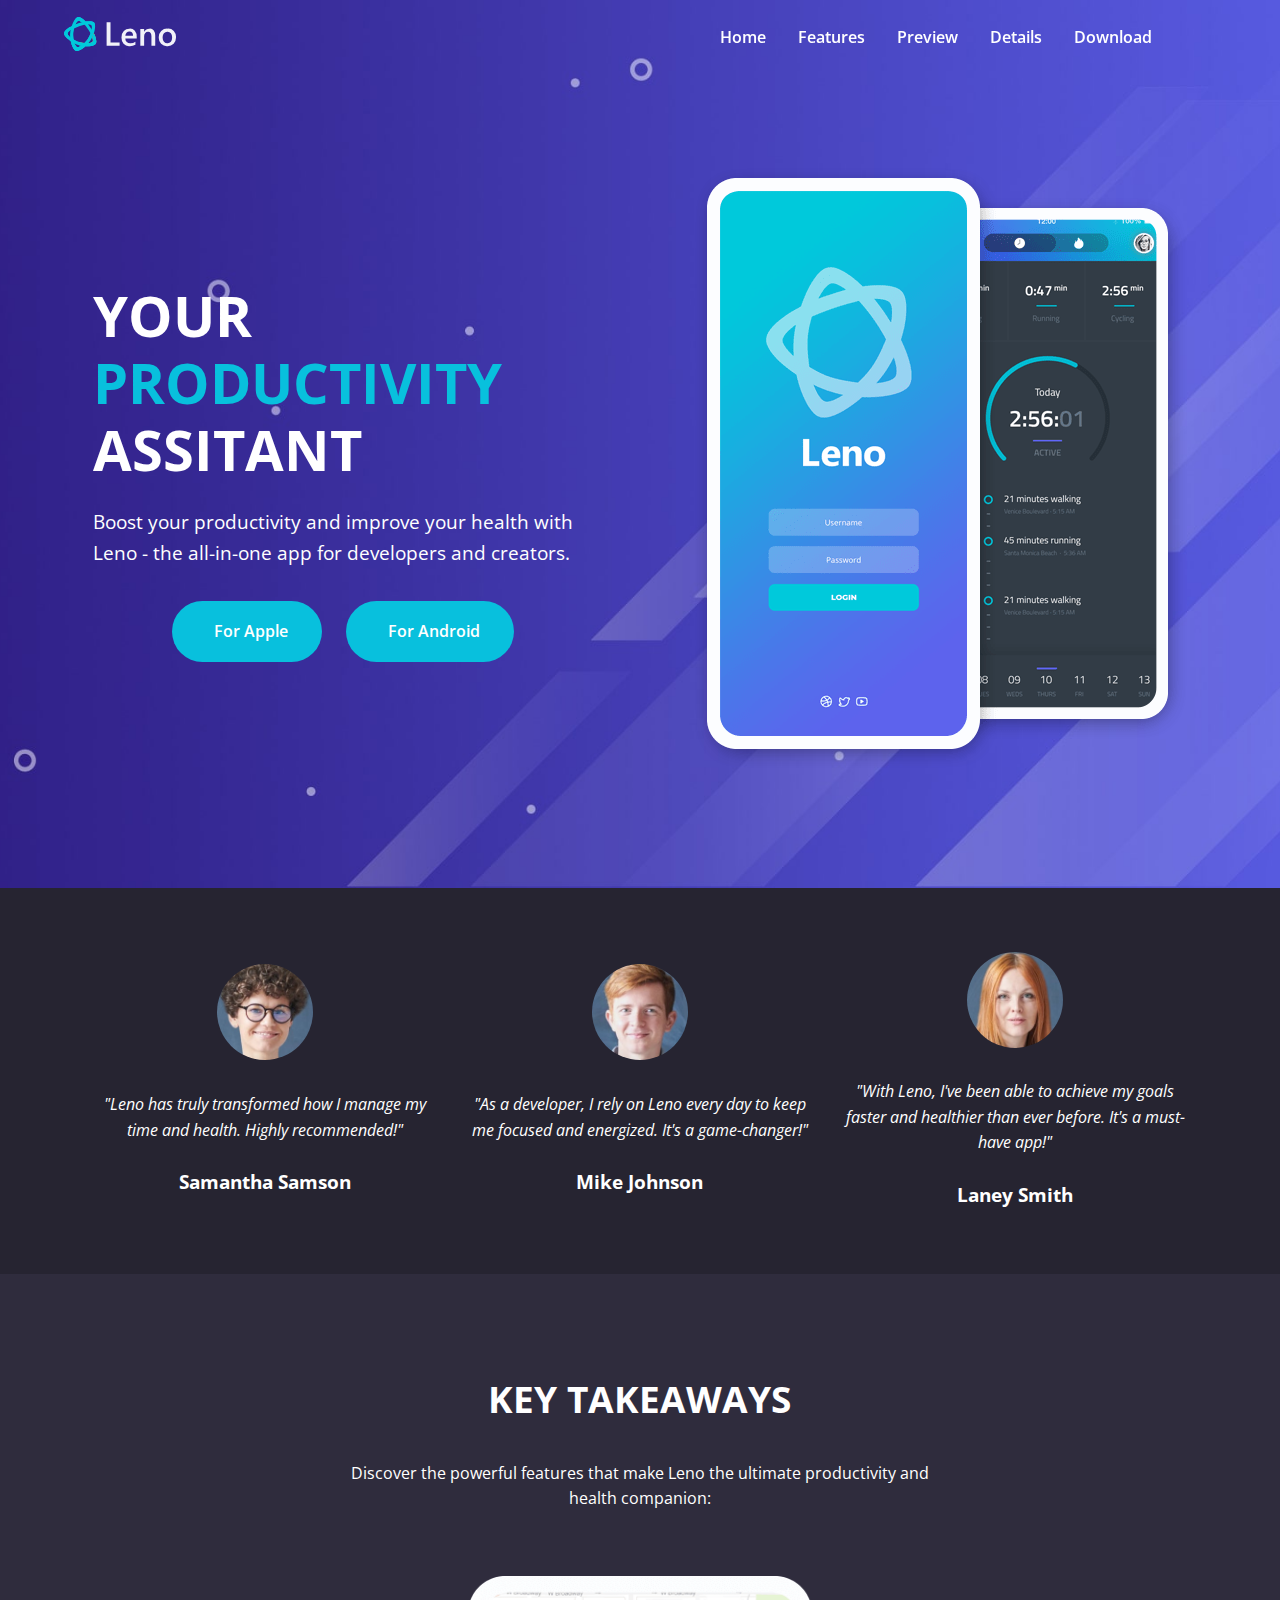
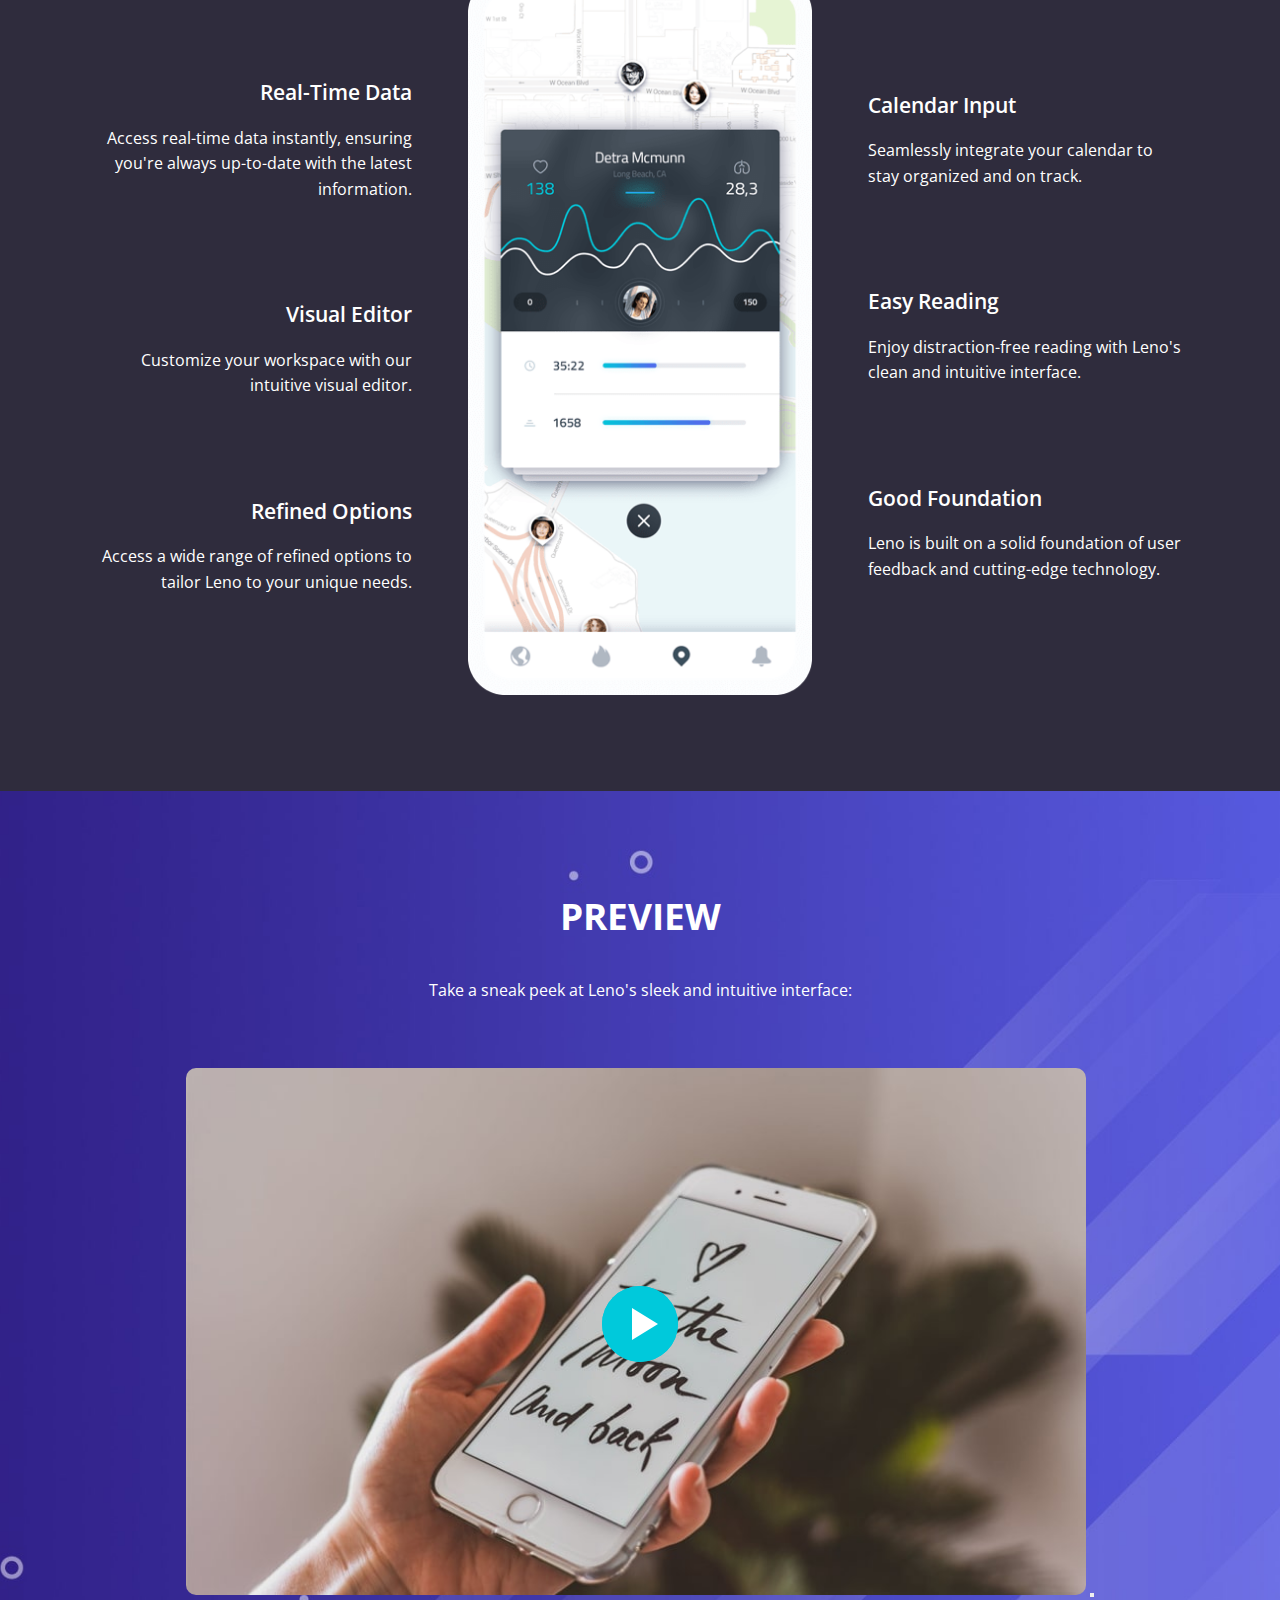
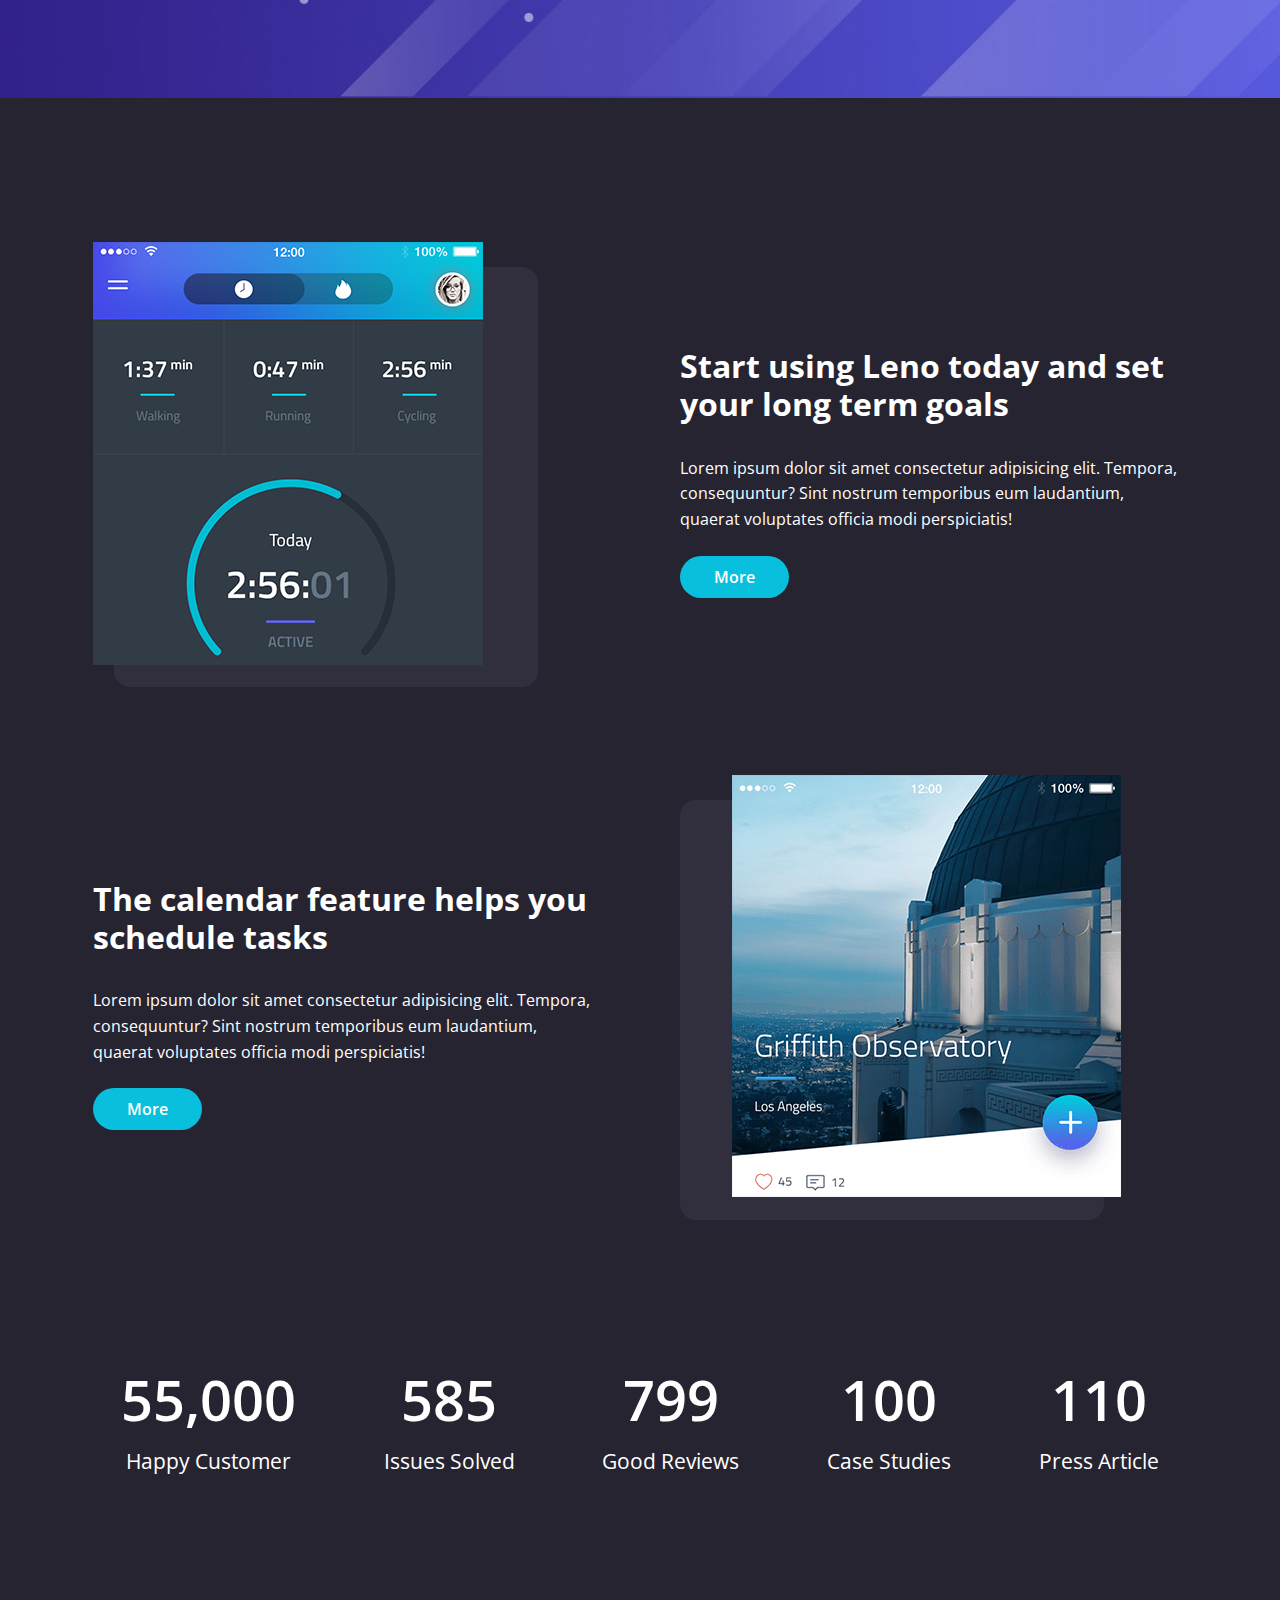
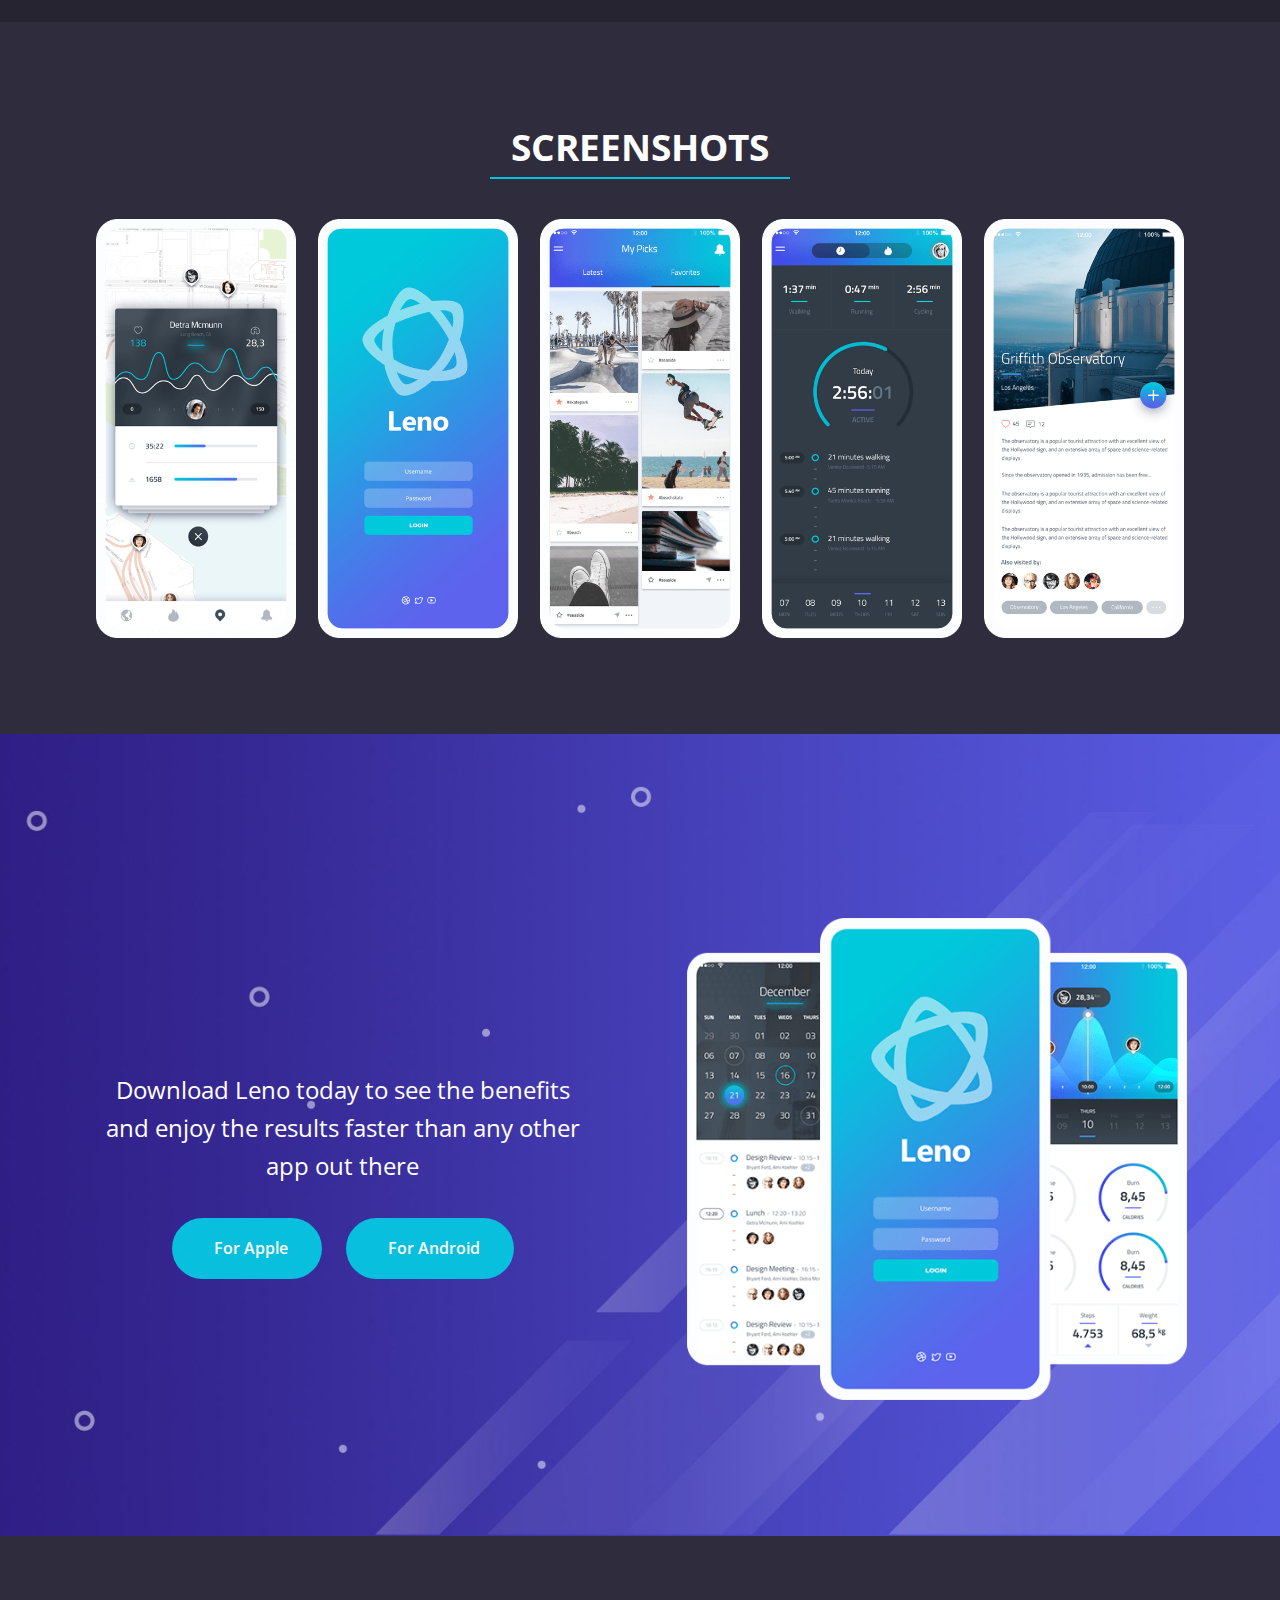
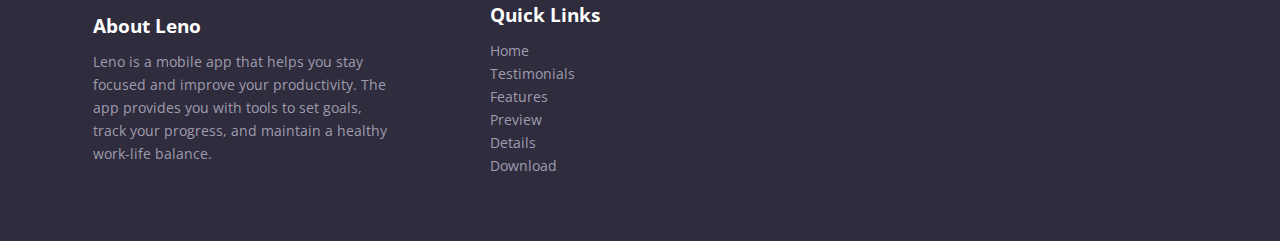
<file: index.html>
<!DOCTYPE html>
<html lang="en">
  <head>
    <meta charset="UTF-8" />
    <meta name="viewport" content="width=device-width, initial-scale=1.0" />
    <link rel="stylesheet" href="style.css" />
    <link rel="shortcut icon" href="images/favicon.png" type="image/x-icon" />
    <link
      href="https://fonts.googleapis.com/css?family=Open+Sans:300,regular,500,600,700,800,300italic,italic,500italic,600italic,700italic,800italic"
      rel="stylesheet"
    />
    <link
      rel="stylesheet"
      href="https://cdnjs.cloudflare.com/ajax/libs/font-awesome/6.7.1/css/all.min.css"
      integrity="sha512-5Hs3dF2AEPkpNAR7UiOHba+lRSJNeM2ECkwxUIxC1Q/FLycGTbNapWXB4tP889k5T5Ju8fs4b1P5z/iB4nMfSQ=="
      crossorigin="anonymous"
      referrerpolicy="no-referrer"
    />
    <script src="script.js" defer></script>
    <title>Leno App | Health & Productivity</title>
  </head>
  <body>
    <navbar class="navbar">
      <div class="navbar__container container">
        <div class="navbar__logo">
          <img src="images/logo.svg" alt="Leno" />
        </div>
        <div class="navbar__menu">
          <ul class="navbar__menu-list">
            <li class="navbar__menu-item">
              <a href="#" class="navbar__menu-link">Home</a>
            </li>
            <li class="navbar__menu-item">
              <a href="#features" class="navbar__menu-link">Features</a>
            </li>
            <li class="navbar__menu-item">
              <a href="#preview" class="navbar__menu-link">Preview</a>
            </li>
            <li class="navbar__menu-item">
              <a href="#details" class="navbar__menu-link">Details</a>
            </li>
            <li class="navbar__menu-item">
              <a href="#download" class="navbar__menu-link">Download</a>
            </li>
            <li class="navbar__menu-item">
              <a href="#" class="navbar__menu-link--primary"
                ><i class="fa-brands fa-facebook"></i
              ></a>
            </li>
            <li class="navbar__menu-item">
              <a href="#" class="navbar__menu-link--primary"
                ><i class="fa-brands fa-twitter"></i
              ></a>
            </li>
          </ul>
        </div>
        <!-- Mobile Menu & Hamburger Icon -->
        <div class="navbar__mobile-menu">
          <div class="navbar__mobile-menu-toggle">
            <i class="fas fa-bars fa-2x"></i>
          </div>
          <!-- Mobile Menu Items -->
          <div class="navbar__mobile-menu-items">
            <ul class="navbar__mobile-menu-list">
              <li class="navbar__mobile-menu-item">
                <a href="#" class="navbar__mobile-menu-link">Home</a>
              </li>
              <li class="navbar__mobile-menu-item">
                <a href="#features" class="navbar__mobile-menu-link"
                  >Features</a
                >
              </li>
              <li class="navbar__mobile-menu-item">
                <a href="#preview" class="navbar__mobile-menu-link">Preview</a>
              </li>
              <li class="navbar__mobile-menu-item">
                <a href="#details" class="navbar__mobile-menu-link">Details</a>
              </li>
              <li class="navbar__mobile-menu-item">
                <a href="#download" class="navbar__mobile-menu-link"
                  >Download</a
                >
              </li>
              <li class="navbar__mobile-menu-item">
                <a href="#" class="navbar__mobile-menu-link--primary"
                  ><i class="fa-brands fa-facebook"></i
                ></a>
              </li>
              <li class="navbar__mobile-menu-item">
                <a href="#" class="navbar__mobile-menu-link--primary"
                  ><i class="fa-brands fa-twitter"></i
                ></a>
              </li>
            </ul>
          </div>
        </div>
      </div>
    </navbar>
    <!-- Hero Section -->
    <header class="hero">
      <div class="hero__container container">
        <div class="hero__content">
          <h1 class="hero__title">
            Your <span class="hero__title--primary">productivity</span> assitant
          </h1>
          <p class="hero__description">
            Boost your productivity and improve your health with Leno - the
            all-in-one app for developers and creators.
          </p>
          <div class="hero__buttons">
            <a href="#download" class="hero__button btn"
              ><i class="fa-brands fa-apple"></i>For Apple</a
            >
            <a href="#download" class="hero__button btn"
              ><i class="fa-brands fa-android"></i>For Android</a
            >
          </div>
        </div>
        <div class="hero__image">
          <img src="images/header-smartphones.png" alt="Leno App" />
        </div>
      </div>
    </header>
    <!-- Testimonials Section -->
    <section class="testimonials" id="testimonials">
      <div class="testimonials_container container">
        <div class="testimonials_card">
          <div class="testimonials__image">
            <img src="images/testimonial-1.jpg" alt="Testimonial 1" />
          </div>
          <div class="testimonials__card--content">
            <p class="testimonials__card-text">
              "Leno has truly transformed how I manage my time and health.
              Highly recommended!"
            </p>
            <h3 class="testimonials__card-title">Samantha Samson</h3>
          </div>
        </div>
        <div class="testimonials_card">
          <div class="testimonials__image">
            <img src="images/testimonial-2.jpg" alt="Testimonial 2" />
          </div>
          <div class="testimonials__card--content">
            <p class="testimonials__card-text">
              "As a developer, I rely on Leno every day to keep me focused and
              energized. It's a game-changer!"
            </p>
            <h3 class="testimonials__card-title">Mike Johnson</h3>
          </div>
        </div>
        <div class="testimonials_card">
          <div class="testimonials__image">
            <img src="images/testimonial-3.jpg" alt="Testimonial 3" />
          </div>
          <div class="testimonials__card--content">
            <p class="testimonials__card-text">
              "With Leno, I've been able to achieve my goals faster and
              healthier than ever before. It's a must-have app!"
            </p>
            <h3 class="testimonials__card-title">Laney Smith</h3>
          </div>
        </div>
      </div>
    </section>
    <!-- Features Section -->
    <section class="features" id="features">
      <div class="features__container container">
        <div class="features__content">
          <h2 class="features__title">Key Takeaways</h2>
          <p class="features__description">
            Discover the powerful features that make Leno the ultimate
            productivity and health companion:
          </p>
          <div class="features__grid">
            <!-- Grid Column 1 -->
            <div class="features__grid-column features__grid-column-left">
              <!-- Grid Item 1 -->
              <div class="features__grid-item">
                <div class="features__grid-item-text">
                  <h4 class="features__grid-item-text-title">Real-Time Data</h4>
                  <p class="features__grid-item-text-description">
                    Access real-time data instantly, ensuring you're always
                    up-to-date with the latest information.
                  </p>
                </div>
                <div class="features__grid-item-icon">
                  <i class="fas fa-rocket fa-4x"></i>
                </div>
              </div>
              <!-- Grid Item 2 -->
              <div class="features__grid-item">
                <div class="features__grid-item-text">
                  <h4 class="features__grid-item-text-title">Visual Editor</h4>
                  <p class="features__grid-item-text-description">
                    Customize your workspace with our intuitive visual editor.
                  </p>
                </div>
                <div class="features__grid-item-icon">
                  <i class="fas fa-code fa-4x"></i>
                </div>
              </div>
              <!-- Grid Item 3 -->
              <div class="features__grid-item">
                <div class="features__grid-item-text">
                  <h4 class="features__grid-item-text-title">
                    Refined Options
                  </h4>
                  <p class="features__grid-item-text-description">
                    Access a wide range of refined options to tailor Leno to
                    your unique needs.
                  </p>
                </div>
                <div class="features__grid-item-icon">
                  <i class="fas fa-gem fa-4x"></i>
                </div>
              </div>
            </div>
            <!-- Grid Column 2 -->
            <div class="features__grid-column features__grid-column-center">
              <img
                src="images/features-smartphone-1.png"
                alt="smartphone features"
              />
            </div>
            <!-- Grid Column 3 -->
            <div class="features__grid-column features__grid-column-right">
              <!-- Grid Item 1 -->
              <div class="features__grid-item">
                <div class="features__grid-item-text">
                  <h4 class="features__grid-item-text-title">Calendar Input</h4>
                  <p class="features__grid-item-text-description">
                    Seamlessly integrate your calendar to stay organized and on
                    track.
                  </p>
                </div>
                <div class="features__grid-item-icon">
                  <i class="fas fa-calendar fa-4x"></i>
                </div>
              </div>
              <!-- Grid Item 2 -->
              <div class="features__grid-item">
                <div class="features__grid-item-text">
                  <h4 class="features__grid-item-text-title">Easy Reading</h4>
                  <p class="features__grid-item-text-description">
                    Enjoy distraction-free reading with Leno's clean and
                    intuitive interface.
                  </p>
                </div>
                <div class="features__grid-item-icon">
                  <i class="fas fa-book fa-4x"></i>
                </div>
              </div>
              <!-- Grid Item 3 -->
              <div class="features__grid-item">
                <div class="features__grid-item-text">
                  <h4 class="features__grid-item-text-title">
                    Good Foundation
                  </h4>
                  <p class="features__grid-item-text-description">
                    Leno is built on a solid foundation of user feedback and
                    cutting-edge technology.
                  </p>
                </div>
                <div class="features__grid-item-icon">
                  <i class="fas fa-cube fa-4x"></i>
                </div>
              </div>
            </div>
          </div>
        </div>
      </div>
    </section>

    <!-- Modal -->

    <div class="modal" id="videoModal">
      <div class="modal__content">
        <span class="modal__close-button">&times;</span>
        <iframe
          src=""
          frameborder="0"
          id="videoPlayer"
          width="560"
          height="315"
          allowfullscreen
        ></iframe>
      </div>
    </div>

    <!-- Preview Section -->
    <section class="preview" id="preview">
      <div class="preview__container container">
        <div class="preview__content">
          <h2 class="preview__title">Preview</h2>
          <p class="preview__description">
            Take a sneak peek at Leno's sleek and intuitive interface:
          </p>
          <div class="preview__image-container">
            <div class="preview__video-wrapper">
              <img src="images/video-frame.jpg" alt="video frame" />
              <button class="preview__video-button">
                <span class="preview__video-play-button">
                  <span></span>
                </span>
              </button>
            </div>
          </div>
        </div>
      </div>
    </section>
    <!-- Deatails Section -->
    <section class="details" id="details">
      <div class="details__container container">
        <div class="details__grid">
          <!-- Grid Item 1 -->
          <div class="details__grid-image">
            <img src="images/details-1.png" alt="Leno App" />
          </div>
          <!-- Grid Item 2 -->
          <div class="details__grid-content">
            <h3 class="details__grid-heading">
              Start using Leno today and set your long term goals
            </h3>
            <p class="details__grid-description">
              Lorem ipsum dolor sit amet consectetur adipisicing elit. Tempora,
              consequuntur? Sint nostrum temporibus eum laudantium, quaerat
              voluptates officia modi perspiciatis!
            </p>
            <a href="details.html" class="details__grid-button btn">More</a>
          </div>
          <!-- Grid Item 3 -->
          <div class="details__grid-content">
            <h3 class="details__grid-heading">
              The calendar feature helps you schedule tasks
            </h3>
            <p class="details__grid-description">
              Lorem ipsum dolor sit amet consectetur adipisicing elit. Tempora,
              consequuntur? Sint nostrum temporibus eum laudantium, quaerat
              voluptates officia modi perspiciatis!
            </p>
            <a href="details.html" class="details__grid-button btn">More</a>
          </div>
          <!-- Grid Item 4 -->
          <div class="details__grid-image image-switch">
            <img src="images/details-2.png" alt="Leno App" />
          </div>
        </div>
        <!-- Icons -->
        <div class="details__icons">
          <div class="details__icons-item">
            <i class="fas fa-users fa-4x"></i>
            <div class="details__icons-amount">55,000</div>
            <h4 class="details__icons-title">Happy Customer</h4>
          </div>
          <div class="details__icons-item">
            <i class="fas fa-code fa-4x"></i>
            <div class="details__icons-amount">585</div>
            <h4 class="details__icons-title">Issues Solved</h4>
          </div>
          <div class="details__icons-item">
            <i class="fas fa-comments fa-4x"></i>
            <div class="details__icons-amount">799</div>
            <h4 class="details__icons-title">Good Reviews</h4>
          </div>
          <div class="details__icons-item">
            <i class="fas fa-rocket fa-4x"></i>
            <div class="details__icons-amount">100</div>
            <h4 class="details__icons-title">Case Studies</h4>
          </div>
          <div class="details__icons-item">
            <i class="fas fa-edit fa-4x"></i>
            <div class="details__icons-amount">110</div>
            <h4 class="details__icons-title">Press Article</h4>
          </div>
        </div>
      </div>
    </section>
    <!-- Screenshots Section -->
    <section class="screenshots" id="screenshorts">
      <div class="screenshots__container container">
        <div class="screenshots__content">
          <h2 class="screenshots__title">Screenshots</h2>
          <div class="screenshots__images">
            <img src="images/screenshot-1.png" alt="Screenshots" />
            <img src="images/screenshot-2.png" alt="Screenshots" />
            <img src="images/screenshot-3.png" alt="Screenshots" />
            <img src="images/screenshot-4.png" alt="Screenshots" />
            <img src="images/screenshot-5.png" alt="Screenshots" />
          </div>
        </div>
      </div>
    </section>
    <!-- Download Section -->
    <section class="download" id="download">
      <div class="download__container container">
        <div class="download__content">
          <p class="download__description">
            Download Leno today to see the benefits and enjoy the results faster
            than any other app out there
          </p>
          <div class="download__buttons">
            <a href="details.html" class="download__button btn">
              <i class="fa-brands fa-apple"></i>For Apple
            </a>
            <a href="details.html" class="download__button btn">
              <i class="fa-brands fa-android"></i>For Android
            </a>
          </div>
        </div>
        <div class="download__image">
          <img src="images/download.png" alt="Download" />
        </div>
      </div>
    </section>
    <!-- Footer Section -->
    <footer class="footer">
      <div class="footer__container container">
        <div class="footer__about">
          <h4 class="footer__title">About Leno</h4>
          <p class="footer__description">
            Leno is a mobile app that helps you stay focused and improve your
            productivity. The app provides you with tools to set goals, track
            your progress, and maintain a healthy work-life balance.
          </p>
        </div>

        <div class="footer__links">
          <h4 class="footer__title">Quick Links</h4>
          <ul class="footer__links-list">
            <li class="footer__links-item">
              <a href="#" class="footer__links-links">Home</a>
            </li>
            <li class="footer__links-item">
              <a href="#testimonials" class="footer__links-links"
                >Testimonials</a
              >
            </li>
            <li class="footer__links-item">
              <a href="#features" class="footer__links-links">Features</a>
            </li>
            <li class="footer__links-item">
              <a href="#preview" class="footer__links-links">Preview</a>
            </li>
            <li class="footer__links-item">
              <a href="#details" class="footer__links-links">Details</a>
            </li>
            <li class="footer__links-item">
              <a href="#download" class="footer__links-links">Download</a>
            </li>
          </ul>
        </div>

        <div class="footer__social">
          <a href="#" class="footer__social-link"
            ><i class="fa-brands fa-facebook fa-3x"></i
          ></a>
          <a href="#" class="footer__social-link"
            ><i class="fa-brands fa-twitter fa-3x"></i
          ></a>
          <a href="#" class="footer__social-link"
            ><i class="fa-brands fa-instagram fa-3x"></i
          ></a>
          <a href="#" class="footer__social-link"
            ><i class="fa-brands fa-linkedin fa-3x"></i
          ></a>
        </div>
      </div>
    </footer>
  </body>
</html>
</file>
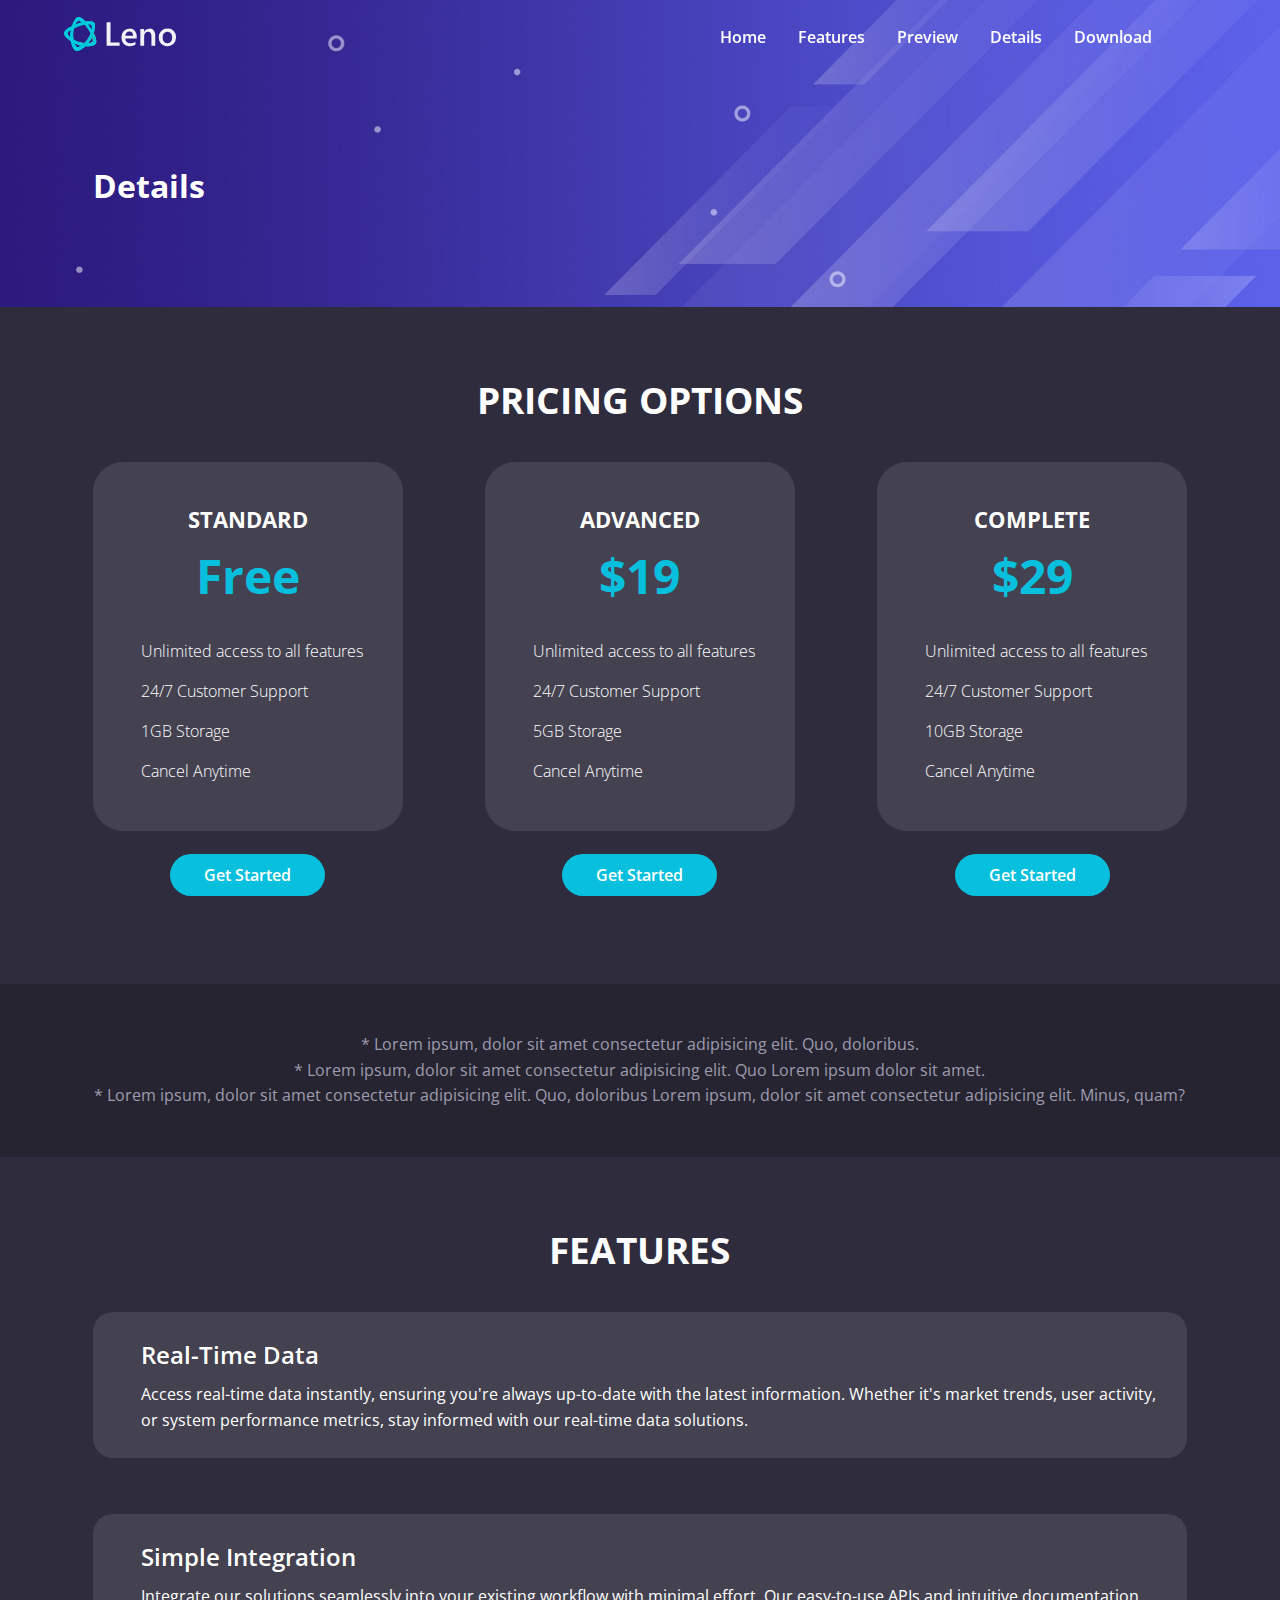
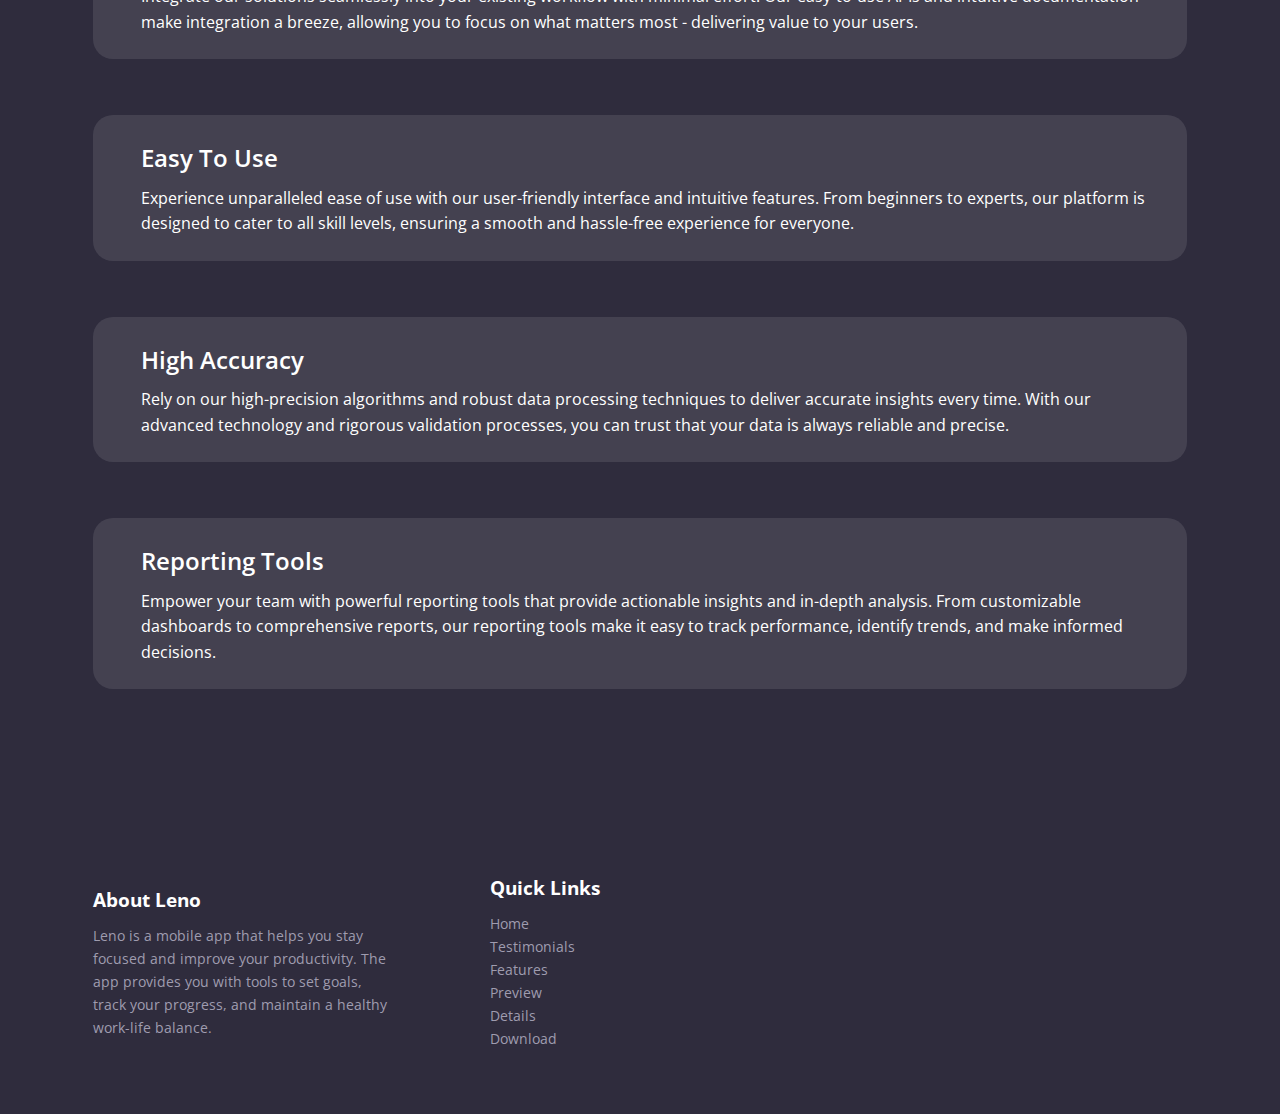
<file: details.html>
<!DOCTYPE html>
<html lang="en">
  <head>
    <meta charset="UTF-8" />
    <meta name="viewport" content="width=device-width, initial-scale=1.0" />
    <link rel="stylesheet" href="style.css" />
    <link rel="shortcut icon" href="images/favicon.png" type="image/x-icon" />
    <link
      href="https://fonts.googleapis.com/css?family=Open+Sans:300,regular,500,600,700,800,300italic,italic,500italic,600italic,700italic,800italic"
      rel="stylesheet"
    />
    <link
      rel="stylesheet"
      href="https://cdnjs.cloudflare.com/ajax/libs/font-awesome/6.7.1/css/all.min.css"
      integrity="sha512-5Hs3dF2AEPkpNAR7UiOHba+lRSJNeM2ECkwxUIxC1Q/FLycGTbNapWXB4tP889k5T5Ju8fs4b1P5z/iB4nMfSQ=="
      crossorigin="anonymous"
      referrerpolicy="no-referrer"
    />
    <script src="script.js" defer></script>
    <title>Leno App | Health & Productivity</title>
  </head>
  <body>
    <navbar class="navbar">
      <div class="navbar__container container">
        <div class="navbar__logo">
          <img src="images/logo.svg" alt="Leno" />
        </div>
        <div class="navbar__menu">
          <ul class="navbar__menu-list">
            <li class="navbar__menu-item">
              <a href="index.html" class="navbar__menu-link">Home</a>
            </li>
            <li class="navbar__menu-item">
              <a href="index.html#features" class="navbar__menu-link">Features</a>
            </li>
            <li class="navbar__menu-item">
              <a href="index.html#preview" class="navbar__menu-link">Preview</a>
            </li>
            <li class="navbar__menu-item">
              <a href="index.html#details" class="navbar__menu-link">Details</a>
            </li>
            <li class="navbar__menu-item">
              <a href="index.html#download" class="navbar__menu-link">Download</a>
            </li>
            <li class="navbar__menu-item">
              <a href="#" class="navbar__menu-link--primary"
                ><i class="fa-brands fa-facebook"></i
              ></a>
            </li>
            <li class="navbar__menu-item">
              <a href="#" class="navbar__menu-link--primary"
                ><i class="fa-brands fa-twitter"></i
              ></a>
            </li>
          </ul>
        </div>
        <!-- Mobile Menu & Hamburger Icon -->
        <div class="navbar__mobile-menu">
          <div class="navbar__mobile-menu-toggle">
            <i class="fas fa-bars fa-2x"></i>
          </div>
          <!-- Mobile Menu Items -->
          <div class="navbar__mobile-menu-items">
            <ul class="navbar__mobile-menu-list">
              <li class="navbar__mobile-menu-item">
                <a href="index.html" class="navbar__mobile-menu-link">Home</a>
              </li>
              <li class="navbar__mobile-menu-item">
                <a href="index.html#features" class="navbar__mobile-menu-link"
                  >Features</a
                >
              </li>
              <li class="navbar__mobile-menu-item">
                <a href="index.html#preview" class="navbar__mobile-menu-link">Preview</a>
              </li>
              <li class="navbar__mobile-menu-item">
                <a href="index.html#details" class="navbar__mobile-menu-link">Details</a>
              </li>
              <li class="navbar__mobile-menu-item">
                <a href="index.html#download" class="navbar__mobile-menu-link"
                  >Download</a
                >
              </li>
              <li class="navbar__mobile-menu-item">
                <a href="#" class="navbar__mobile-menu-link--primary"
                  ><i class="fa-brands fa-facebook"></i
                ></a>
              </li>
              <li class="navbar__mobile-menu-item">
                <a href="#" class="navbar__mobile-menu-link--primary"
                  ><i class="fa-brands fa-twitter"></i
                ></a>
              </li>
            </ul>
          </div>
        </div>
      </div>
    </navbar>
    <!-- Inner Header Section -->

    <header class="inner-header">
      <div class="inner-header__container container">
        <h1 class="inner-header__title">Details</h1>
      </div>
    </header>

    <section class="pricing">
      <div class="pricing__container container">
        <h2 class="pricing__title">Pricing Options</h2>
        <div class="pricing__cards">
          <!-- Card 1 -->
          <div class="pricing__card">
            <div class="pricing__card-box">
              <h4 class="pricing__card-title">Standard</h4>
              <h3 class="pricing__card-price">Free</h3>
              <div class="pricing__card-body">
                <ul class="pricing__card-list">
                  <li class="pricing__card-item">
                    <i class="fas fa-check"></i> Unlimited access to all
                    features
                  </li>
                  <li class="pricing__card-item">
                    <i class="fas fa-check"></i> 24/7 Customer Support
                  </li>
                  <li class="pricing__card-item">
                    <i class="fas fa-check"></i> 1GB Storage
                  </li>
                  <li class="pricing__card-item">
                    <i class="fas fa-check"></i> Cancel Anytime
                  </li>
                </ul>
              </div>
            </div>
            <a href="#" class="pricing__card-button btn">Get Started</a>
          </div>
          <!-- Card 2 -->
          <div class="pricing__card">
            <div class="pricing__card-box">
              <h4 class="pricing__card-title">Advanced</h4>
              <h3 class="pricing__card-price">$19</h3>
              <div class="pricing__card-body">
                <ul class="pricing__card-list">
                  <li class="pricing__card-item">
                    <i class="fas fa-check"></i> Unlimited access to all
                    features
                  </li>
                  <li class="pricing__card-item">
                    <i class="fas fa-check"></i> 24/7 Customer Support
                  </li>
                  <li class="pricing__card-item">
                    <i class="fas fa-check"></i> 5GB Storage
                  </li>
                  <li class="pricing__card-item">
                    <i class="fas fa-check"></i> Cancel Anytime
                  </li>
                </ul>
              </div>
            </div>
            <a href="#" class="pricing__card-button btn">Get Started</a>
          </div>
          <!-- Card 3 -->
          <div class="pricing__card">
            <div class="pricing__card-box">
              <h4 class="pricing__card-title">Complete</h4>
              <h3 class="pricing__card-price">$29</h3>
              <div class="pricing__card-body">
                <ul class="pricing__card-list">
                  <li class="pricing__card-item">
                    <i class="fas fa-check"></i> Unlimited access to all
                    features
                  </li>
                  <li class="pricing__card-item">
                    <i class="fas fa-check"></i> 24/7 Customer Support
                  </li>
                  <li class="pricing__card-item">
                    <i class="fas fa-check"></i> 10GB Storage
                  </li>
                  <li class="pricing__card-item">
                    <i class="fas fa-check"></i> Cancel Anytime
                  </li>
                </ul>
              </div>
            </div>
            <a href="#" class="pricing__card-button btn">Get Started</a>
          </div>
        </div>
      </div>
    </section>
    <!-- Pricing Notes Section -->
    <section class="pricing-notes">
      <div class="pricing-notes__container container">
        <p class="pricing-notes__text">
          * Lorem ipsum, dolor sit amet consectetur adipisicing elit. Quo,
          doloribus.
        </p>
        <p class="pricing-notes__text">
          * Lorem ipsum, dolor sit amet consectetur adipisicing elit. Quo Lorem
          ipsum dolor sit amet.
        </p>
        <p class="pricing-notes__text">
          * Lorem ipsum, dolor sit amet consectetur adipisicing elit. Quo,
          doloribus Lorem ipsum, dolor sit amet consectetur adipisicing elit.
          Minus, quam?
        </p>
      </div>
    </section>

    <!-- Details Features Section -->
    <section class="details-features">
      <div class="details-features__container container">
        <h2 class="details-features__title">Features</h2>
        <div class="details-features__list">
          <!-- Item 1 -->
          <div class="details-features__list-item">
            <i class="fas fa-rocket fa-4x"></i>
            <div class="details-features__list-text">
              <h3 class="details-features__list-title">Real-Time Data</h3>
              <p class="details-features__list-description">
                Access real-time data instantly, ensuring you're always
                up-to-date with the latest information. Whether it's market
                trends, user activity, or system performance metrics, stay
                informed with our real-time data solutions.
              </p>
            </div>
          </div>
          <!-- Item 2 -->
          <div class="details-features__list-item">
            <i class="fas fa-user fa-4x"></i>
            <div class="details-features__list-text">
              <h3 class="details-features__list-title">Simple Integration</h3>
              <p class="details-features__list-description">
                Integrate our solutions seamlessly into your existing workflow
                with minimal effort. Our easy-to-use APIs and intuitive
                documentation make integration a breeze, allowing you to focus
                on what matters most - delivering value to your users.
              </p>
            </div>
          </div>
          <!-- Item 3 -->
          <div class="details-features__list-item">
            <i class="fas fa-code fa-4x"></i>
            <div class="details-features__list-text">
              <h3 class="details-features__list-title">Easy To Use</h3>
              <p class="details-features__list-description">
                Experience unparalleled ease of use with our user-friendly
                interface and intuitive features. From beginners to experts, our
                platform is designed to cater to all skill levels, ensuring a
                smooth and hassle-free experience for everyone.
              </p>
            </div>
          </div>
          <!-- Item 4 -->
          <div class="details-features__list-item">
            <i class="fas fa-compass fa-4x"></i>
            <div class="details-features__list-text">
              <h3 class="details-features__list-title">High Accuracy</h3>
              <p class="details-features__list-description">
                Rely on our high-precision algorithms and robust data processing
                techniques to deliver accurate insights every time. With our
                advanced technology and rigorous validation processes, you can
                trust that your data is always reliable and precise.
              </p>
            </div>
          </div>
          <!-- Item 5 -->
          <div class="details-features__list-item">
            <i class="fas fa-chart-pie fa-4x"></i>
            <div class="details-features__list-text">
              <h3 class="details-features__list-title">Reporting Tools</h3>
              <p class="details-features__list-description">
                Empower your team with powerful reporting tools that provide
                actionable insights and in-depth analysis. From customizable
                dashboards to comprehensive reports, our reporting tools make it
                easy to track performance, identify trends, and make informed
                decisions.
              </p>
            </div>
          </div>
        </div>
      </div>
    </section>

    <!-- Footer Section -->
    <footer class="footer">
      <div class="footer__container container">
        <div class="footer__about">
          <h4 class="footer__title">About Leno</h4>
          <p class="footer__description">
            Leno is a mobile app that helps you stay focused and improve your
            productivity. The app provides you with tools to set goals, track
            your progress, and maintain a healthy work-life balance.
          </p>
        </div>

        <div class="footer__links">
          <h4 class="footer__title">Quick Links</h4>
          <ul class="footer__links-list">
            <li class="footer__links-item">
              <a href="index.html" class="footer__links-links">Home</a>
            </li>
            <li class="footer__links-item">
              <a href="index.html#testimonials" class="footer__links-links"
                >Testimonials</a
              >
            </li>
            <li class="footer__links-item">
              <a href="index.html#features" class="footer__links-links">Features</a>
            </li>
            <li class="footer__links-item">
              <a href="index.html#preview" class="footer__links-links">Preview</a>
            </li>
            <li class="footer__links-item">
              <a href="index.html#details" class="footer__links-links">Details</a>
            </li>
            <li class="footer__links-item">
              <a href="index.html#download" class="footer__links-links">Download</a>
            </li>
          </ul>
        </div>

        <div class="footer__social">
          <a href="#" class="footer__social-link"
            ><i class="fa-brands fa-facebook fa-3x"></i
          ></a>
          <a href="#" class="footer__social-link"
            ><i class="fa-brands fa-twitter fa-3x"></i
          ></a>
          <a href="#" class="footer__social-link"
            ><i class="fa-brands fa-instagram fa-3x"></i
          ></a>
          <a href="#" class="footer__social-link"
            ><i class="fa-brands fa-linkedin fa-3x"></i
          ></a>
        </div>
      </div>
    </footer>
  </body>
</html>
</file>
<file: style.css>
*,
*:before,
*:after {
  margin: 0;
  padding: 0;
  box-sizing: border-box;
}

:root {
  --primary-color: #08c0dd;
  --secondary-color: #262431;
  --tertiary-color: #2f2c3d;
}

html,
body {
  font-family: "Open Sans", sans-serif;
  background: var(--secondary-color);
  color: #fff;
  line-height: 1.6;
  scroll-behavior: smooth;
}

a {
  color: #fff;
  text-decoration: none;
}

ul {
  list-style: none;
}

img {
  max-width: 100%;
}

.container {
  max-width: 1200px;
  margin: 0 auto;
  width: 90%;
}

.btn {
  padding: 0.5rem 2rem;
  background-color: var(--primary-color);
  border: 2px solid transparent;
  color: #fff;
  font-weight: 600;
  border-radius: 50px;
  transition: background-color 0.3s ease;
}

.btn:hover {
  background-color: var(--secondary-color);
  border-color: var(--primary-color);
}

/* ============ Navbar Styling =========== */

.navbar {
  padding: 1rem 0;
  position: fixed;
  top: 0;
  right: 0;
  left: 0;
  z-index: 1000;
  background-color: transparent;
}

.navbar.navbar--scroll {
  background-color: rgba(38, 36, 49, 0.8);
  backdrop-filter: blur(10px);
}

.navbar__container {
  display: flex;
  justify-content: space-between;
  align-items: center;
}

.navbar__logo img {
  width: 112px;
  height: 36px;
}

.navbar__menu-list {
  display: flex;
  align-items: center;
  gap: 2rem;
  font-weight: 600;
}

.navbar__menu-link:hover,
.navbar__mobile-menu-link:hover {
  color: var(--primary-color);
}

.navbar__menu-link--primary,
.navbar__mobile-menu-link--primary {
  color: var(--primary-color);
}

.navbar__menu-link--primary:hover,
.navbar__mobile-menu-link--primary:hover {
  color: #fff;
}

/* ============== Mobile Menu & Hamburger Menu */

.navbar__mobile-menu {
  display: none;
  cursor: pointer;
}

.navbar__mobile-menu-items {
  position: absolute;
  top: 100%;
  left: 0;
  width: 100%;
  background: var(--secondary-color);
  opacity: 0.95;
  padding: 2rem 3rem;
  text-align: center;
  box-shadow: 0 2px 5px rgba(255, 255, 255, 0.1);
  border-top: 1px solid rgba(255, 255, 255, 0.1);
  transition: transform 0.3s ease-in-out;
}

.navbar__mobile-menu-list {
  display: flex;
  flex-direction: column;
  gap: 2rem;
  font-size: 1.2rem;
}

.navbar__mobile-menu-items {
  transform: translateX(100%);
}

.navbar__mobile-menu-items.active {
  transform: translateX(0);
}

/* ============== Hero Section Styling ========== */

.hero {
  background: #000 url(images/header-background.jpg) center center/cover
    no-repeat;
  padding: 10.5rem 2rem 7rem;
}

.hero__container {
  display: flex;
  justify-content: space-between;
  align-items: center;
  gap: 2rem;
}

.hero__content {
  max-width: 500px;
}

.hero__title {
  font-size: 3.5rem;
  text-transform: uppercase;
  font-weight: 700;
  line-height: 1.2;
}

.hero__title--primary {
  color: var(--primary-color);
}

.hero__description {
  margin-top: 1.5rem;
  font-size: 1.2rem;
  line-height: 1.6;
}

.hero__image img {
  max-width: 500px;
}

.hero__buttons {
  display: flex;
  align-items: center;
  justify-content: center;
  gap: 1.5rem;
  margin-top: 2rem;
}

.hero__button {
  padding: 1rem 2rem;
}

.hero__button i {
  margin-right: 0.5rem;
}

/* ============= Testimonials Section Styling ======== */

.testimonials {
  padding: 4rem 2rem;
  text-align: center;
}

.testimonials_container {
  display: grid;
  grid-template-columns: repeat(3, 1fr);
  gap: 2rem;
  align-items: center;
  justify-content: center;
}

.testimonials__card {
  padding: 0 3rem;
}

.testimonials__image img {
  width: 96px;
  height: 96px;
  border-radius: 50%;
  margin-right: auto;
  margin-left: auto;
  margin-bottom: 1.5rem;
}

.testimonials__card-text {
  font-style: italic;
  margin-bottom: 1.5rem;
}

/* ============== Features Sections Styling =========== */

.features {
  background-color: var(--tertiary-color);
  padding: 6rem 2rem;
}

.features__container {
  text-align: center;
}

.features__title {
  font-size: 2.3rem;
  margin-bottom: 2rem;
  text-transform: uppercase;
}

.features__description {
  max-width: 600px;
  margin: 1rem auto 4rem;
}

.features__grid {
  display: grid;
  grid-template-columns: repeat(3, 1fr);
  gap: 2rem;
}

.features__grid-column {
  display: flex;
  flex-direction: column;
  align-items: center;
  justify-content: center;
  gap: 6rem;
}

.features__grid-item {
  display: flex;
  align-items: start;
  justify-content: start;
  text-align: right;
  gap: 1.5rem;
}

.features__grid-item-text-title {
  font-size: 1.3rem;
  font-weight: 600;
  margin-bottom: 1rem;
}

.features__grid-item-icon {
  margin-top: 2rem;
}

.features__grid-item-icon i {
  color: var(--primary-color);
}

.features__grid-column-right .features__grid-item {
  flex-direction: row-reverse;
  text-align: left;
}

/*============== Preview Section Styling ============== */

.preview {
  background: url(images/video-background.jpg) center center/cover no-repeat;
}

.preview__container {
  padding: 6rem 2rem;
  text-align: center;
}

.preview__title {
  font-size: 2.3rem;
  margin-bottom: 2rem;
  text-transform: uppercase;
}

.preview__description {
  max-width: 600px;
  margin: 1rem auto 4rem;
}

.preview__video-wrapper {
  position: relative;
}

.preview__video-wrapper img {
  width: 100%;
  max-width: 900px;
  border-radius: 10px;
}

/* Play Button container */

.preview__video-play-button {
  position: absolute;
  top: 48%;
  left: 50%;
  transform: translateX(-50%) translateY(-50%);
  z-index: 10;
  display: block;
  box-sizing: content-box;
  width: 2rem;
  height: 2.75rem;
  border-radius: 50%;
  cursor: pointer;
  padding: 1.25rem 1.25rem 1.25rem 1.75rem;
}

/* Play Button Circle */

.preview__video-play-button::after {
  content: "";
  position: absolute;
  top: 50%;
  left: 50%;
  transform: translateX(-50%) translateY(-50%);
  z-index: 1;
  background: #00c9db;
  height: 4.75rem;
  width: 4.75rem;
  border-radius: 50%;
  display: block;
  transition: all 200ms;
}

/* Play Button triangle */

.preview__video-play-button span {
  position: relative;
  display: block;
  z-index: 3;
  top: 0.375rem;
  left: 0.25rem;
  width: 0;
  height: 0;
  border-left: 1.625rem solid #fff;
  border-top: 1rem solid transparent;
  border-bottom: 1rem solid transparent;
}

/* Play Button Animation */

.preview__video-play-button::before {
  content: "";
  position: absolute;
  top: 50%;
  left: 50%;
  transform: translateX(-50%) translateY(-50%);
  z-index: 0;
  display: block;
  width: 4.75rem;
  height: 4.75rem;
  background: #00c9db;
  border-radius: 50%;
  animation: pulse-border 1500ms ease-out infinite;
}

@keyframes pulse-border {
  0% {
    transform: translateX(-50%) translateY(-50%) scale(1);
    opacity: 1;
  }

  100% {
    transform: translateX(-50%) translateY(-50%) scale(1.5);
    opacity: 0;
  }
}

/* Modal Video Player */

.modal {
  display: none;
  position: fixed;
  z-index: 999;
  left: 0;
  top: 0;
  width: 100%;
  height: 100%;
  /* overflow: auto; */
  background-color: rgba(0, 0, 0, 0.5);
}

.modal__content {
  background-color: rgba(0, 0, 0, 0.5);
  margin: 10% auto;
  padding: 20px;
  border: 1px solid #888;
  border-radius: 10px;
  max-width: 600px;
  position: relative;
}

.modal__close-button {
  position: absolute;
  top: 10px;
  right: 20px;
  font-size: 40px;
  cursor: pointer;
}

/* ============== Details Section Styling =============== */

.details {
  padding: 9rem 2rem;
}

.details__grid {
  display: grid;
  grid-template-columns: repeat(2, 1fr);
  gap: 5rem;
  align-items: center;
  justify-content: center;
}

.details__grid-content {
  max-width: 500px;
  width: 100%;
}

.details__grid-heading {
  font-size: 2rem;
  margin-bottom: 2rem;
  line-height: 1.2;
}

.details__grid-description {
  line-height: 1.6;
  margin-bottom: 2rem;
}

/* Details Icons */

.details__icons {
  display: flex;
  flex-wrap: wrap;
  margin-top: 8rem;
  gap: 2rem;
  justify-content: space-around;
  text-align: center;
}

.details__icons i {
  color: var(--primary-color);
  margin-bottom: 1rem;
}

.details__icons-amount {
  font-size: 3.5rem;
  font-weight: 600;
}

.details__icons-title {
  font-size: 1.3rem;
  font-weight: 400;
}

/* ============== Screnshots Section Styling ============= */

.screenshots {
  padding: 6rem 2rem;
  background: var(--tertiary-color);
  text-align: center;
}

.screenshots__container {
  max-width: 1200px;
}

.screenshots__title {
  font-size: 2.3rem;
  text-transform: uppercase;
  border-bottom: 2px solid var(--primary-color);
  width: 300px;
  margin: 0 auto 2.5rem;
}

.screenshots__images {
  display: flex;
  justify-content: space-between;
  gap: 1rem;
  flex-wrap: wrap;
}

.screenshots__images img {
  width: 100%;
  max-width: 200px;
  margin: 0 auto;
}

/* ============== Download Section Styling ============== */

.download {
  background: #000 url(images/download-background.jpg) center center/cover
    no-repeat;
  padding: 11.5rem 2rem 8rem;
}

.download__container {
  display: flex;
  align-items: center;
  justify-content: space-between;
  gap: 2rem;
}

.download__content{
  max-width: 500px;
}

.download__description{
  font-size: 1.5rem;
  margin-top: 1.5rem;
  line-height: 1.6;
  text-align: center;
}

.download__image img{
  width: 100%;
  max-width: 500px;
}

.download__buttons {
  display: flex;
  align-items: center;
  justify-content: center;
  gap: 1.5rem;
  margin-top: 2rem;
}

.download__button{
  padding: 1rem 2rem;
}

.download__button i{
  margin-right: 0.5rem;
}

/* ============== Footer Section Styling ================ */

.footer{
  background: var(--tertiary-color);
  color: #9f9caf;
  padding: 4rem 2rem;
  font-size: 0.9rem;
}

.footer__links-links, .footer__social-link{
  color: #9f9caf;
}

.footer__links-links:hover, .footer__social-link:hover{
  color: #fff;
}

.footer__container{
  display: grid;
  grid-template-columns: repeat(3, 1fr);
  justify-content: space-between;
  align-items: center;
  gap: 6rem;
}

.footer__title {
  font-size: 1.2rem;
  color: #fff;
  margin-bottom: 0.5rem;
}

.footer__social{
  display: flex;
  gap: 1.5rem;
  justify-content: center;
}

/* ================ Details Page Styling ================= */

.inner-header{
  background: #000 url(images/header-background.jpg) center center/cover no-repeat;
  padding: 10rem 2rem 6rem;
}

/* ================ Pricing Section Styling ================ */

.pricing {
  background: var(--tertiary-color);
  padding: 4rem 2rem 6rem;
}

.pricing__title {
  font-size: 2.3rem;
  margin-bottom: 2rem;
  text-transform: uppercase;
  text-align: center;
}

.pricing__cards {
  display: flex;
  justify-content: space-between;
  align-items: center;
  text-align: center;
  gap: 2rem;
}

.pricing__card-box{
  background: rgba(255, 255, 255, 0.1);
  padding: 2.5rem;
  border-radius: 30px;
  margin-bottom: 2rem;
}

.pricing__card-title{
  font-size: 1.4rem;
  text-transform: uppercase;
}

.pricing__card-price{
  font-size: 3rem;
  color: var(--primary-color);
  font-weight: 700;
  margin-bottom: 1rem;
}

.pricing__card-list{
  text-align: left;
  line-height: 2.5rem;
  font-weight: 300;
}

.pricing__card-item i{
  color: var(--primary-color);
  margin-right: 0.5rem;
}

/* =============== Pricing Notes Section Styling ========= */

.pricing-notes{
  padding: 3rem 2rem;
  color: #9f9caf;
  text-align: center;
}

/* ============== Details Features Section Styling ======== */

.details-features{
  background: var(--tertiary-color);
  padding: 4rem 2rem;
}

.details-features__title{
  font-size: 2.3rem;
  margin-bottom: 2rem;
  text-transform: uppercase;
  text-align: center;
}

.details-features__list-item{
  display: flex;
  gap: 1.5rem;
  align-items: center;
  margin-bottom: 3.5rem;
  background: rgba(255, 255, 255, 0.1);
  padding: 1.5rem;
  border-radius: 20px;
}

.details-features__list-title{
  font-size: 1.5rem;
  font-weight: 600;
  margin-bottom: 0.5rem;
}


.details-features__list-item i{
  color: var(--primary-color);
}

/* ============== Media Queries =============== */

@media (max-width: 992px) {
  .hero {
    padding: 10rem;
    text-align: center;
  }

  .hero__container {
    flex-direction: column;
  }

  .her__title {
    font-size: 2.3rem;
  }

  .hero__buttons {
    flex-direction: column;
    gap: 1rem;
  }

  .hero__button {
    width: 100%;
  }

  .hero__image img {
    max-width: 450px;
  }

  /* Testimonials */

  .testimonials_container {
    grid-template-columns: repeat(2, 1fr);
  }

  .testimonials__card {
    padding: 0 1.5rem;
  }

  /* Features */

  .features__grid {
    grid-template-columns: 1fr;
  }

  .features__grid-column-left,
  .features__grid-column-right {
    order: 2;
    margin-bottom: 2rem;
  }

  .features__grid-column-center {
    order: 1;
    margin-bottom: 3rem;
  }

  .features__grid-item,
  .features__grid-column-right .features__grid-item {
    text-align: center;
    flex-direction: column-reverse;
    max-width: 400px;
  }

  .features__grid-item-icon {
    margin: 0 auto;
  }

  .features__grid-column-center img {
    max-width: 300px;
  }

  /* Details */

  .details__grid {
    grid-template-columns: 1fr;
    text-align: center;
  }

  .details__grid-image img {
    width: 100%;
    max-width: 400px;
  }

  .details__grid-content {
    margin: 0 auto;
    width: 100%;
    max-width: 400px;
  }

  .details__icons {
    flex-direction: column;
    gap: 2rem;
    margin-top: 4rem;
  }

  .image-switch {
    grid-row: 3;
  }

  /* Download */

  .download{
    padding-top: 10rem;
    text-align: center;
  }

  .download__container {
    flex-direction: column-reverse;
  }

  .download__buttons{
    flex-direction: column;
  }

  .download__button{
    width: 100%;
    padding: 0.7rem;
  }

  /* Footer */

  .footer{
    font-size: 1rem;
  }

  .footer__container{
    grid-template-columns: 1fr;
    text-align: center;
    gap: 3rem;
    max-width: 600px;
  }
}

@media (max-width: 768px) {
  .navbar__menu {
    display: none;
  }

  .navbar__mobile-menu {
    display: block;
  }

  .testimonials_container {
    grid-template-columns: repeat(1, 1fr);
  }

  /* Video Modal */

  .modal__content {
    margin: 40% auto;
    padding: 10px;
    width: 90%;
  }

  .modal__content iframe {
    width: 100%;
  }

  /* Pricing Box */
  .pricing__cards{
    flex-direction: column;
  }

  .pricing__card{
    margin-bottom: 4.5rem;
  }

  /* Details Features */
  .details-features__list-item{
    flex-direction: column;
    text-align: center;
  }
}
</file>
